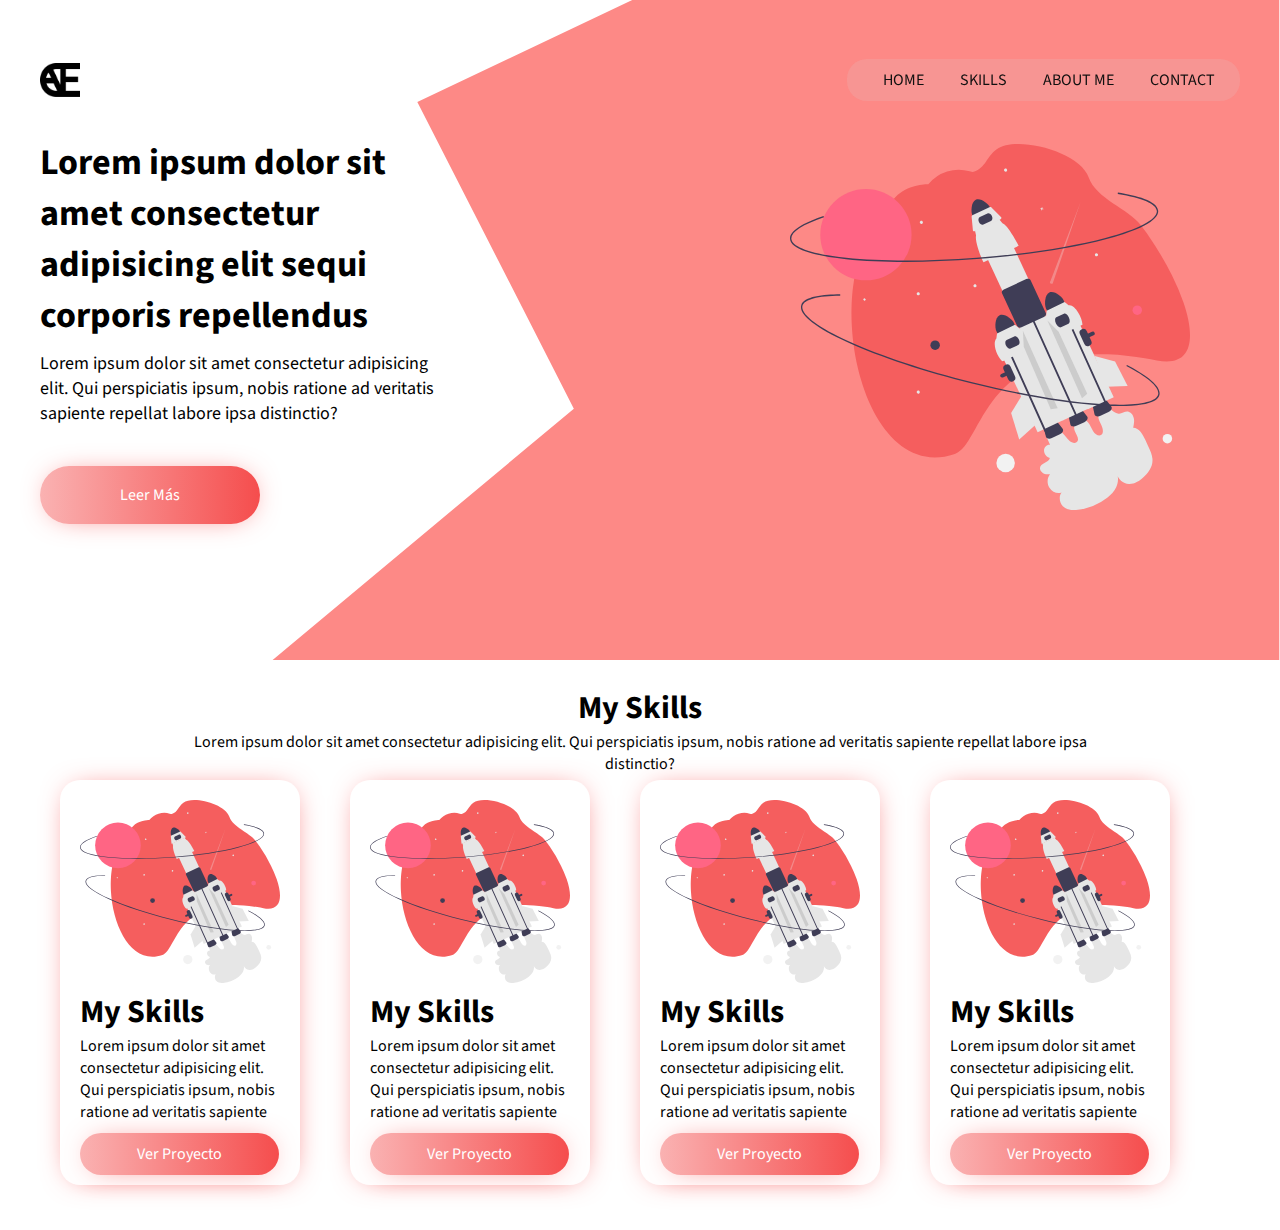
<file: Cande Cusinier - lading page (Responsive)/index.html>
<!DOCTYPE html>
<html lang="en">

<head>
    <meta charset="UTF-8">
    <meta http-equiv="X-UA-Compatible" content="IE=edge">
    <meta name="viewport" content="width=device-width, initial-scale=1.0">
    <title>Cande landing page</title>
    <link href='https://unpkg.com/boxicons@2.1.4/css/boxicons.min.css' rel='stylesheet'>
    <link rel="stylesheet" href="css/style.css">
</head>

<body>

    <header>
        <div class="container__menu">
            <div class="logo">
                <img src="image/logo.png" alt="">
            </div>
            <div class="menu">
                <i class='bx bx-menu' id="btn_menu"></i>
                <div id="back_menu"></div>
                <nav id="nav">
                    <img src="image/logo.png" alt="">
                    <ul>
                        <li><a href="#">Home</a></li>
                        <li><a href="#skills">Skills</a></li>
                        <li><a href="#">About me</a></li>
                        <li><a href="#">Contact</a></li>
                    </ul>
                </nav>
            </div>
        </div>
    </header>

    <main>
        <div class="container__cover">
            <div class="cover">
                <div class="text">
                    <h1>Lorem ipsum dolor sit amet consectetur adipisicing elit sequi
                        corporis repellendus</h1>

                    <p>Lorem ipsum dolor sit amet consectetur adipisicing elit. 
                        Qui perspiciatis ipsum, nobis ratione ad veritatis sapiente 
                        repellat labore ipsa distinctio?</p>

                      <a href="#skills"><input type="button" value="Leer Más"></a>  
                </div>

                <div class="svg">
                    <img src="image/developer_activity.svg" alt="">
                </div>
            </div>
        </div>
    </main>

    <section id="skills">
        <div class="container_2">
            <div class="cover">
                <div class="text">
                    <h1>My Skills</h1>

                    <p>Lorem ipsum dolor sit amet consectetur adipisicing elit. 
                        Qui perspiciatis ipsum, nobis ratione ad veritatis sapiente 
                        repellat labore ipsa distinctio?</p>
                </div>
            </div>
        </div>
        <div class="container__cards">
            <div class="card">
                <div class="text">
            
                    <img src="image/developer_activity.svg" alt="">

                    <h1>My Skills</h1>

                    <p>Lorem ipsum dolor sit amet consectetur adipisicing elit. 
                        Qui perspiciatis ipsum, nobis ratione ad veritatis sapiente</p>
                        <a class="button" href="#">Ver Proyecto</a>
                </div>
            </div>

            <div class="card">
                <div class="text">
            
                    <img src="image/developer_activity.svg" alt="">

                    <h1>My Skills</h1>

                    <p>Lorem ipsum dolor sit amet consectetur adipisicing elit. 
                        Qui perspiciatis ipsum, nobis ratione ad veritatis sapiente </p>
                        <a class="button" href="#">Ver Proyecto</a>
                </div>
            </div>

            <div class="card">
                <div class="text">
            
                    <img src="image/developer_activity.svg" alt="">

                    <h1>My Skills</h1>

                    <p>Lorem ipsum dolor sit amet consectetur adipisicing elit. 
                        Qui perspiciatis ipsum, nobis ratione ad veritatis sapiente </p>
                        <a class="button" href="#">Ver Proyecto</a>
                </div>
            </div>

            <div class="card">
                <div class="text">
            
                    <img src="image/developer_activity.svg" alt="">

                    <h1>My Skills</h1>

                    <p>Lorem ipsum dolor sit amet consectetur adipisicing elit. 
                        Qui perspiciatis ipsum, nobis ratione ad veritatis sapiente </p>
                        <a class="button" href="#">Ver Proyecto</a>
                </div>
            </div>
        </div>
    </section>


<script src="js/script.js"></script>
</body>
</html>
</file>
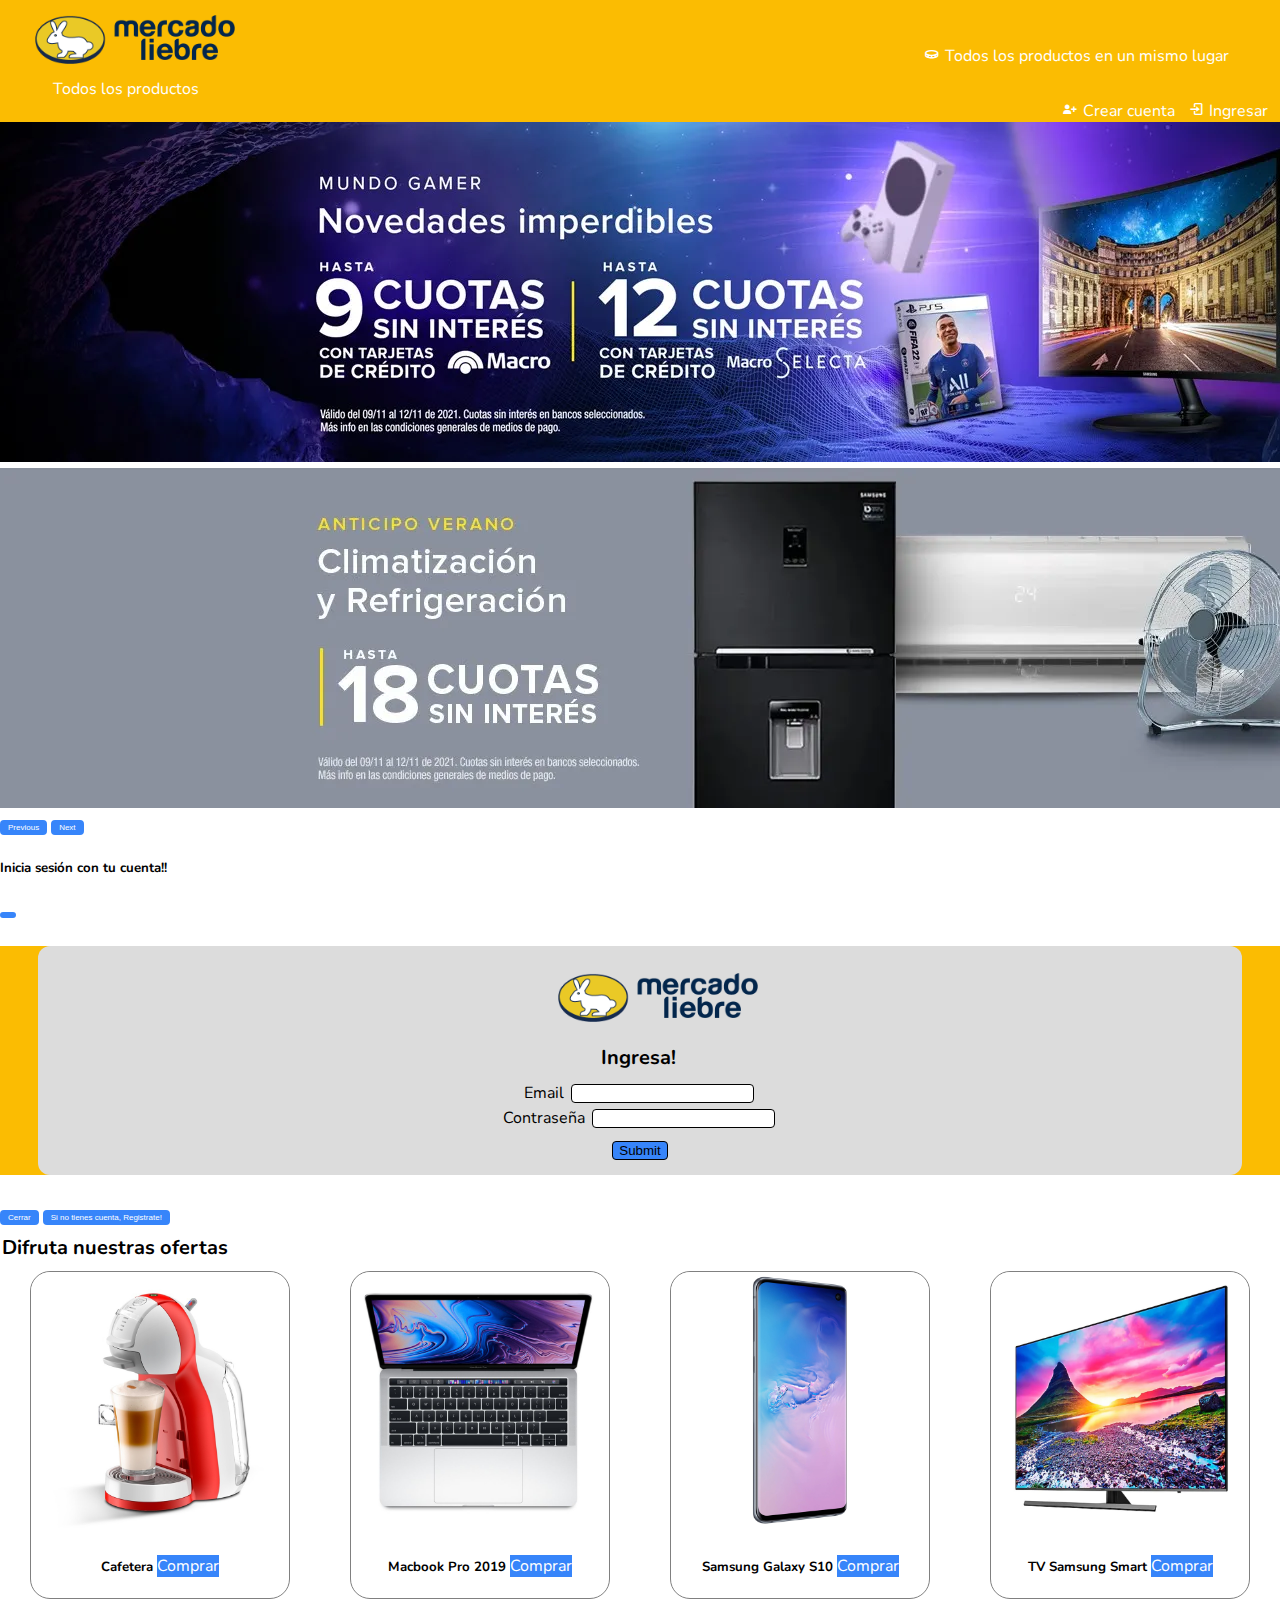
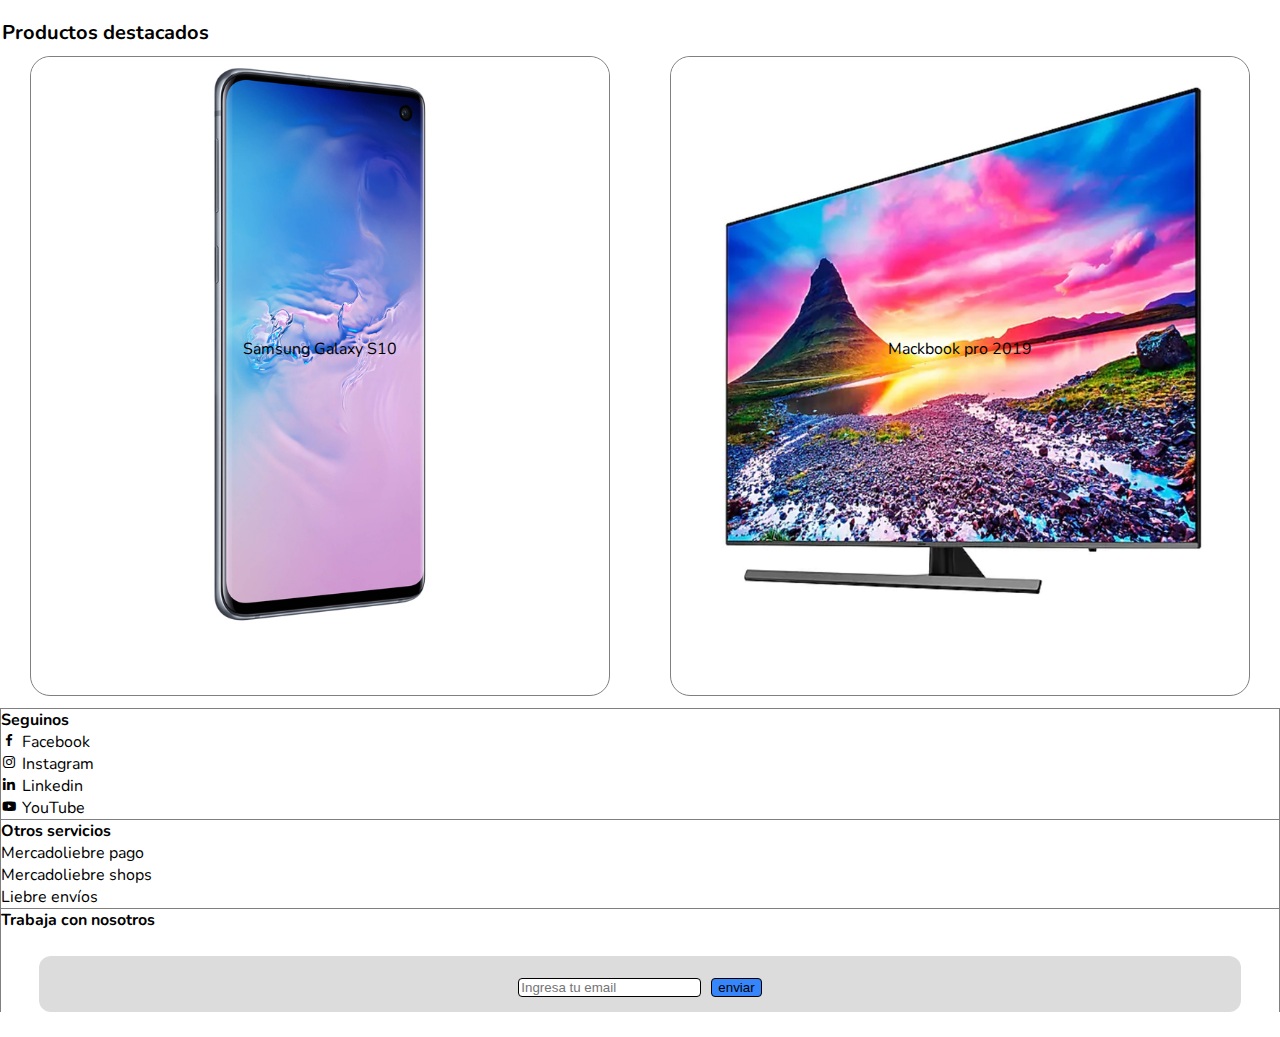
<file: Mercado Liebre - Candela Cusinier/index.html>
<!DOCTYPE html>
<html lang="en">

<head>
    <meta charset="UTF-8">
    <meta http-equiv="X-UA-Compatible" content="IE=edge">
    <meta name="viewport" content="width=device-width, initial-scale=1.0">
    <title>Mercado liebre</title>
    <!-- CSS only -->
    <link href="https://cdn.jsdelivr.net/npm/bootstrap@5.2.0-beta1/dist/css/bootstrap.min.css" rel="stylesheet"
        integrity="sha384-0evHe/X+R7YkIZDRvuzKMRqM+OrBnVFBL6DOitfPri4tjfHxaWutUpFmBp4vmVor" crossorigin="anonymous">
    <link rel="stylesheet" href="css/style.css">
    <link rel="icon" type="image/png" href="Img/favicon.png">
    <link href='https://unpkg.com/boxicons@2.1.2/css/boxicons.min.css' rel='stylesheet'>
</head>

<body>
    <header>
        <div id="arriba">
            <img src="img/mercado-liebre.png" alt="Logo de página" id="logo">
            <a href="#padre"><i class='bx bx-coin'></i>Todos los productos en un mismo lugar</a>
        </div>

        <nav>

            <a href="#" class="texto">Todos los productos</a>

            <div id="cuenta">
                <a href="registro.html" id="c-account"><i class='bx bxs-user-plus'></i>Crear cuenta</a>
                <a href="class=btn btn-primary" data-bs-toggle="modal" data-bs-target="#formulario" id="login"><i class='bx bx-log-in'></i>Ingresar</a>
            </div>
        </nav>

        <div id="padre">
            <div id="hijo"></div>
        </div>
    </header>

    <div id="carouselExampleControls" class="carousel slide" data-bs-ride="carousel">
      <div class="carousel-inner">
        <div class="carousel-item active">
          <img src="img/banner1.jpg" class="d-block w-100" alt="...">
        </div>
        <div class="carousel-item">
          <img src="img/banner2.jpg" class="d-block w-100" alt="...">
        </div>
      </div>
      <button class="carousel-control-prev" type="button" data-bs-target="#carouselExampleControls" data-bs-slide="prev">
        <span class="carousel-control-prev-icon" aria-hidden="true"></span>
        <span class="visually-hidden">Previous</span>
      </button>
      <button class="carousel-control-next" type="button" data-bs-target="#carouselExampleControls" data-bs-slide="next">
        <span class="carousel-control-next-icon" aria-hidden="true"></span>
        <span class="visually-hidden">Next</span>
      </button>
    </div>



    <main class="container">
        
  <!-- Modal -->
  <div class="modal fade" id="formulario" tabindex="-1" aria-labelledby="exampleModalLabel" aria-hidden="true">
    <div class="modal-dialog">
      <div class="modal-content">
        <div class="modal-header">
          <h5 class="modal-title" id="exampleModalLabel">Inicia sesión con tu cuenta!!</h5>
          <button type="button" class="btn-close" data-bs-dismiss="modal" aria-label="Close"></button>
        </div>
        <div class="modal-body">
            <form>

                <div>
                    <img src="img/mercado-liebre.png" alt="" id="logo" width="200px">
                    <h2>Ingresa!</h2>
                    
                </div>
        
                <div>
                    <label for="email">Email</label>
                    <input type="text" name="email" id="email">
                </div>
        
                <div>
                    <label for="password">Contraseña</label>
                    <input type="password" name="password" id="password">
                </div>
        
                <div>
                    <input class="btn btn-primary btn-sm" type="submit" value="Submit">
                    <style>
                        
                    </style>
        
                    <style>
                        .modal-body{
                            background-color: #fbbc02;
                        }     
                        h2{
                            font-size: 20px;
                        }
        
                        input{
                            margin: 3px 3px;
                            border-radius: 4px;
                            border: 1px black solid;
                        }
        
                        .btn{
                            margin-top: 10px;
                            background-color: rgb(55, 133, 250);
                        }

                        a{
                            color: white;
                        }

                    </style>
                </div>
            </form>
        
        </div>
        <div class="modal-footer">
          <button type="button" class="btn btn-secondary" data-bs-dismiss="modal">Cerrar</button>
          <button type="button" class="btn btn-primary"><a href="registro.html">Si no tienes cuenta, Registrate!</a></button>
        </div>
      </div>
    </div>
  </div>
    </main>


    <h2>Difruta nuestras ofertas</h2>

    <section>
        <div class="card col-3" style="width: 18rem;">
            <img src="img/productos/img-cafetera-moulinex.jpg" class="card-img-top" alt="...">
            <div class="card-body">
              <h5 class="card-title">Cafetera</h5>
              <a href="#" class="btn btn-primary">Comprar</a>
            </div>
          </div>

          <div class="card col-3" style="width: 18rem;">
            <img src="img/productos/img-macbook-pro-2019.jpg" class="card-img-top" alt="...">
            <div class="card-body">
              <h5 class="card-title">Macbook Pro 2019</h5>
              <a href="#" class="btn btn-primary">Comprar</a>
            </div>
          </div>

          <div class="card col-3" style="width: 18rem;">
            <img src="img/productos/img-samsung-galaxy-s10.jpg" class="card-img-top" alt="...">
            <div class="card-body">
              <h5 class="card-title">Samsung Galaxy S10</h5>
              <a href="#" class="btn btn-primary">Comprar</a>
            </div>
          </div>

          <div class="card col-3" style="width: 18rem;">
            <img src="img/productos/img-tv-samsung-smart.jpg" class="card-img-top" alt="...">
            <div class="card-body">
              <h5 class="card-title">TV Samsung Smart</h5>
              <a href="#" class="btn btn-primary">Comprar</a>
            </div>
          </div>
    </section>




    <h2>Productos destacados</h2>
    
    <section>
        <div class="destacados">
            <div class="card">
                <img src="img/productos/img-samsung-galaxy-s10.jpg" alt="">
                <p class="text">Samsung Galaxy S10</p>
            </div>
        </div>
        <div class="destacados">
            <div class="card b">
                <img src="img/productos/img-tv-samsung-smart.jpg" alt="">
                <p class="text">Mackbook pro 2019</p>
            </div>

    </section>

   

    <footer>
      <div class="row">
          <div class="col medio">
            <b>Seguinos</b>
            <a href="#"><i class='bx bxl-facebook'></i>Facebook</a>
            <a href="#"><i class='bx bxl-instagram' ></i>Instagram</a>
            <a href="#"><i class='bx bxl-linkedin' ></i>Linkedin</a>
            <a href="#"><i class='bx bxl-youtube' ></i>YouTube</a>
          </div>
          <div class="col medio">
            <b>Otros servicios</b>
            <a href="#">Mercadoliebre pago</a>
            <a href="#">Mercadoliebre shops</a>
            <a href="#">Liebre envíos</a>
          </div>
          <div class="col medio">
            <b>Trabaja con nosotros</b>
            <form action="">
              <input type="email" placeholder="Ingresa tu email">
              <input type="submit" value="enviar" class="btn btn-primary">
            </form>
          </div>
      </div>
    </footer>
    <!-- JavaScript Bundle with Popper -->
    <script src="https://cdn.jsdelivr.net/npm/bootstrap@5.2.0-beta1/dist/js/bootstrap.bundle.min.js"
        integrity="sha384-pprn3073KE6tl6bjs2QrFaJGz5/SUsLqktiwsUTF55Jfv3qYSDhgCecCxMW52nD2"
        crossorigin="anonymous"></script>
</body>

</html>
</file>
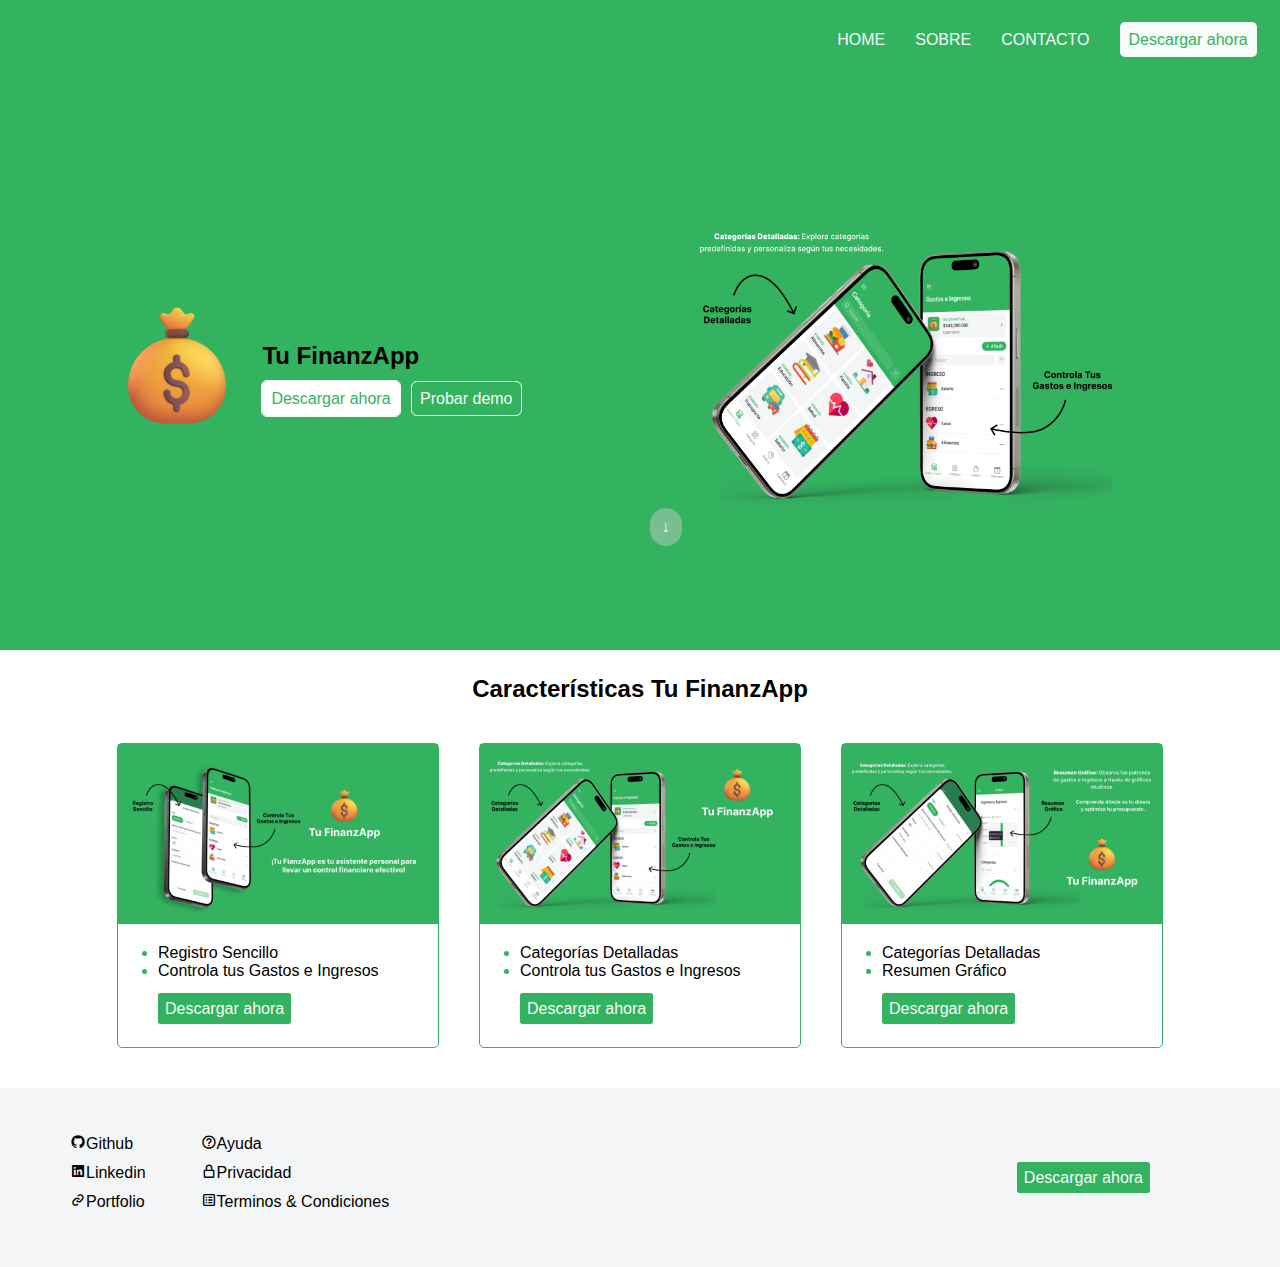
<file: Tu FinanzApp/index.html>
<!DOCTYPE html>
<html lang="en">
    <meta charset="UTF-8">
    <meta http-equiv="X-UA-Compatible" content="IE=edge">
    <meta name="viewport" content="width=device-width, initial-scale=1.0">
<head>
    <title>Tu FinanzApp</title>
    <link href='https://unpkg.com/boxicons@2.1.4/css/boxicons.min.css' rel='stylesheet'>
    <link rel="stylesheet" href="style.css">
    <link href='https://unpkg.com/boxicons@2.1.4/css/boxicons.min.css' rel='stylesheet'>
    <link rel="icon" type="image/x-icon" href="favicon.png">
</head>
<body>

        
        <nav>
            <input type="checkbox" id="check">
        <label for="check" class="show-menu">
            &#8801
        </label>
            <ul class="menu">
                <li><a href="">HOME</a></li>
                <li><a href="#cards">SOBRE</a></li>
                <li><a href="">CONTACTO</a></li>
                <span><a style=" transition: all 250ms;" class="solid" href="https://play.google.com/store/apps/details?id=com.wtufinanzapp_17783858" target="_blank">Descargar ahora</a></span>
                <label style="float: right;" for="check" class="hide-menu">
                    &#215
                </label>
            </ul>
        </nav>
    

    <div class="main" oncontextmenu="return false">
        <img src="images/Tu FinanzApp.png" alt="" width="150px">
        <div class="content">
            <h2>Tu FinanzApp</h2>
            <div class="btn">
                <a href="https://play.google.com/store/apps/details?id=com.wtufinanzapp_17783858" target="_blank" class="solid">Descargar ahora</a>
            <a href="" class="outline">Probar demo</a>
            </div>
            
        </div> 
        <a class="arrow" href="#cards">↓</a>
        <img class="right" src="images/main.png" alt="" width="450px"> 
    </div>

    <section id="cards">
        <h2 style="text-align: center; margin-top: 25px;">Características Tu FinanzApp</h2>
        <div class="container_cards">
        <div class="card">
            <img src="images/1.png" alt="" width="320px">
                <ul>
                    <li>Registro Sencillo</li>
                    <li class="bottom">Controla tus Gastos e Ingresos</li>
                    <a href="https://play.google.com/store/apps/details?id=com.wtufinanzapp_17783858" target="_blank" class="solid-g">Descargar ahora</a>
                </ul>
                
        </div>

        <div class="card">
            <img src="images/2.png" alt="" width="320px">
                <ul>
                    <li>Categorías Detalladas</li>
                    <li class="bottom">Controla tus Gastos e Ingresos</li>
                    <a href="https://play.google.com/store/apps/details?id=com.wtufinanzapp_17783858" target="_blank" class="solid-g">Descargar ahora</a>
                </ul>
        </div>

        <div class="card">
            <img src="images/3.png" alt="" width="320px">
                <ul>
                    <li>Categorías Detalladas</li>
                    <li class="bottom">Resumen Gráfico</li>
                    <a href="https://play.google.com/store/apps/details?id=com.wtufinanzapp_17783858" target="_blank" class="solid-g">Descargar ahora</a>
                </ul>
        </div>
    </div>
    </section>

    <footer>
        <div class="container-1">
            <ul>
                <li><a href=""><i class='bx bxl-github'></i>Github</a></li>
                <li><a href=""><i class='bx bxl-linkedin-square' ></i>Linkedin</a></li>
                <li><a href=""><i class='bx bx-link' ></i>Portfolio</a></li>
            </ul>
     
            <ul>
                <li><a href=""><i class='bx bx-help-circle' ></i>Ayuda</a></li>
                <li><a href=""><i class='bx bx-lock-alt'></i></i>Privacidad</a></li>
                <li><a href=""><i class='bx bx-spreadsheet'></i>Terminos & Condiciones</a></li>
            </ul>
        </div>

        <div class="container-2">
            <ul>
                <a class="solid-g" href="">Descargar ahora</a>
            </ul>
        </div>
    </footer>
    
</body>
</html>
</file>
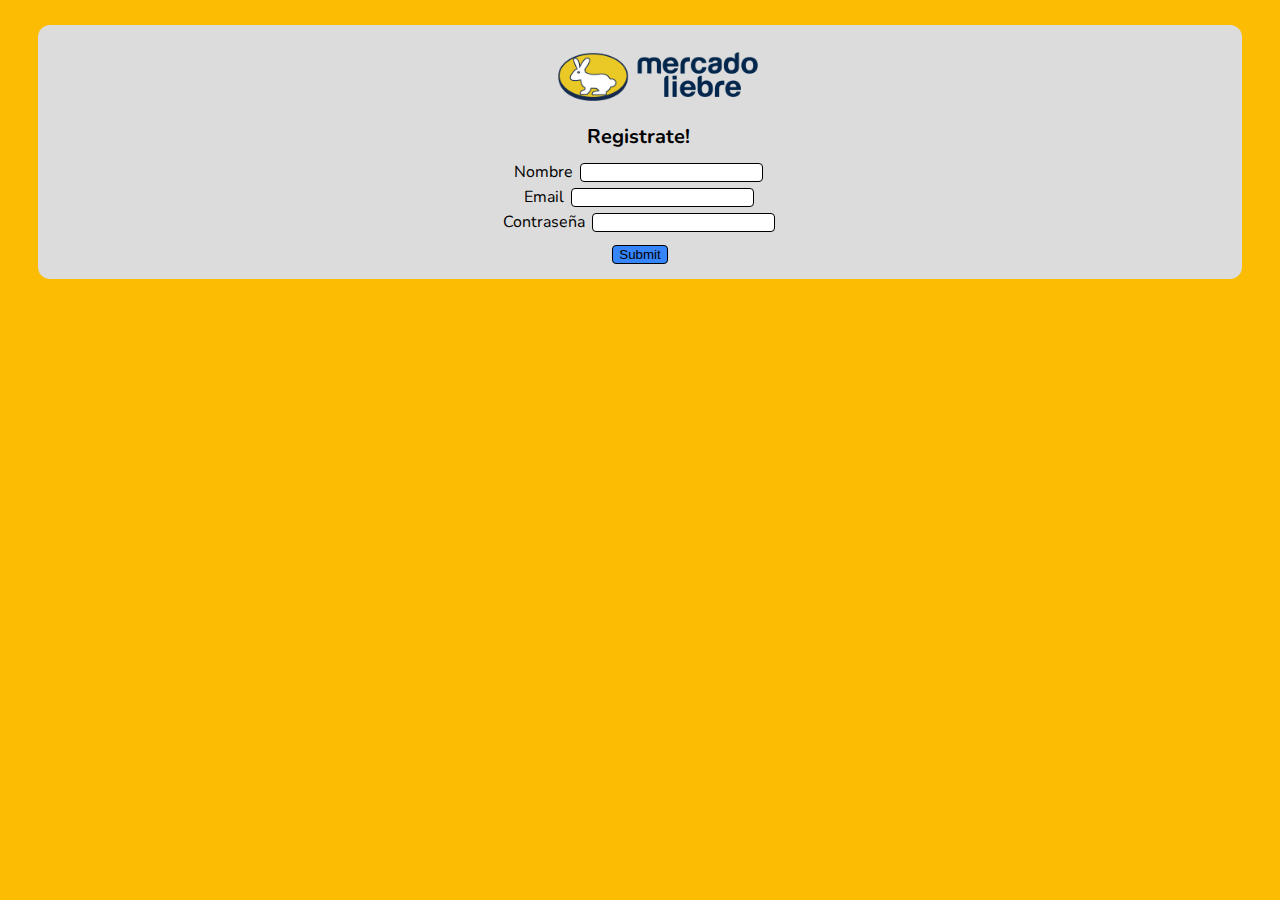
<file: Mercado Liebre - Candela Cusinier/registro.html>
<!DOCTYPE html>
<html lang="en">

<head>
    <meta charset="UTF-8">
    <meta http-equiv="X-UA-Compatible" content="IE=edge">
    <meta name="viewport" content="width=device-width, initial-scale=1.0">
    <title>Document</title>
    <!-- CSS only -->
    <link href="https://cdn.jsdelivr.net/npm/bootstrap@5.2.0-beta1/dist/css/bootstrap.min.css" rel="stylesheet"
        integrity="sha384-0evHe/X+R7YkIZDRvuzKMRqM+OrBnVFBL6DOitfPri4tjfHxaWutUpFmBp4vmVor" crossorigin="anonymous">
    <link rel="stylesheet" href="css/style.css">
    <link rel="icon" type="image/png" href="Img/favicon.png">
</head>

<body>

    <form>

        <div>
            <img src="img/mercado-liebre.png" alt="" id="logo" width="200px">
            <h2>Registrate!</h2>
            
        </div>
        <div>
            <label for="nombre">Nombre</label>
            <input type="text" name="nombre" id="nombre">
        </div>

        <div>
            <label for="email">Email</label>
            <input type="text" name="email" id="email">
        </div>

        <div>
            <label for="password">Contraseña</label>
            <input type="password" name="password" id="password">
        </div>

        <div>
            <input class="btn btn-primary btn-sm" type="submit" value="Submit">
            <style>
                
            </style>

            <style>
                body{
                    background-color: #fbbc02;
                }     
                h2{
                    font-size: 20px;
                }

                input{
                    margin: 3px 3px;
                    border-radius: 4px;
                    border: 1px black solid;
                }

                .btn{
                    margin-top: 10px;
                    background-color: rgb(55, 133, 250);
                }
            </style>
        </div>
    </form>

    <!-- JavaScript Bundle with Popper -->
    <script src="https://cdn.jsdelivr.net/npm/bootstrap@5.2.0-beta1/dist/js/bootstrap.bundle.min.js"
        integrity="sha384-pprn3073KE6tl6bjs2QrFaJGz5/SUsLqktiwsUTF55Jfv3qYSDhgCecCxMW52nD2"
        crossorigin="anonymous"></script>
</body>

</html>
</file>
<file: Cande Cusinier - lading page (Responsive)/css/style.css>
@import url('https://fonts.googleapis.com/css2?family=Roboto:wght@900&family=Source+Sans+3:wght@200;300;400;500;600;700;800;900&display=swap');

*{
    margin: 0;
    padding: 0;
    box-sizing: border-box;
    font-family: 'Roboto', sans-serif;
    font-family: 'Source Sans 3', sans-serif;
}

html{
    scroll-behavior: smooth;
}

header{
    width: 100%;
    height: 80px;
    margin-top: 40px;
    position: fixed;
    z-index: 1;
    padding: 40px;
}

.container__menu{
    max-width: 1200px;
    height: 100%;
    margin: auto;
    display: flex;
    justify-content: space-between;
}

.logo{
    height: 100%;
    display: flex;
    align-items: center;
}

.logo img{
    width: 40px;
}

.menu{
    display: flex;
    align-items: center;
}

.menu ul{
    display: flex;
    background-color: rgba(217, 217, 217, 0.158);
    padding: 10px 25px 10px 0px;
    border-radius: 20px;
}

.menu ul li{
    list-style: none;
    margin-left: 36px;
}

.menu ul li a{
    text-decoration: none;
    font-size: 16px;
    color: #101010;
    text-transform: uppercase;
}

.menu nav img{
    display: none;
}

#btn_menu{
    display: none;
}

/*COVER*/

.container__cover{
    width: 100%;
    height: 660px;
    background-image: url(../image/background-pages.svg);
    background-position: right;
    background-repeat: no-repeat;
    background-size: 1010px;
    padding: 40px;
}

.cover{
    max-width: 1200px;
    height: 100%;
    margin: auto;
    display: flex;
    align-items: center;
    justify-content: space-between;
}

.container__cover .text{
    max-width: 400px;
}

.container__cover .text h1{
    font-size: 36px;
    font-weight: 600px;
}

.container__cover .text p{
    font-size: 18px;
    margin-top: 10px;
}

.container__cover .text input{
    padding: 18px 80px;
    border: none;
    font-size: 16px;
    border-radius: 50px;
    margin-top: 40px;
    background: linear-gradient(to right, #fab2b2, #f54d4d);
    color: #fff;
    cursor: pointer;
    box-shadow: 1px 1px 30px -12px #f54d4d;
    transition:  all 300ms;
}

.container__cover .text input:hover{
    box-shadow: 1px 1px 30px -6px #f54d4d;
}

.container__cards .button{
    padding: 10px 57px;
    border: none;
    font-size: 16px;
    border-radius: 50px;
    margin-top: 40px;
    background: linear-gradient(to right, #fab2b2, #f54d4d);
    color: #fff;
    cursor: pointer;
    box-shadow: 1px 1px 30px -12px #f54d4d;
    transition:  all 300ms;
}

.container__cards a{
    text-decoration: none;
}

.container__cards p{
    margin-bottom: 20px;
}

.container__cover .svg img{
    width: 400px;
    animation: move-vector 4s linear infinite;
    margin-right: 50px;
}

@keyframes move-vector {
    0%{
        transform: translateY(15px);
    }50%{
        transform: translateY(0px);
    }100%{
        transform: translateY(15px);
    }
}



.container_2{
    width: 100%;
    height: 100px;
    background-position: right;
    background-repeat: no-repeat;
    background-size: 1010px;
    padding: 50px 150px;
    text-align: center;
}

.container__cards{
    display: flex;
    margin: 0px 30px 25px 40px;
    width: 200px;
}

#skills{
    padding: 20px;
}

.card{
    display: flex;
    margin-right: 50px;
    box-shadow: 1px 1px 30px -12px #f54d4d;
    border-radius: 20px;
    padding: 20px;
}

.card img{
    width: 200px;
}




/*Haciendo responsive*/



@media screen and (max-width:1700px) {
    .container__cover{
        background-position: 100%;
    }
}

@media screen and (max-width:1200px){
    header{
        padding: 40px;
    }

    .container__cover{
        background-position: 200px;
    }

    .container_2{
        width: 100%;
        height: 100px;
        background-position: right;
        background-repeat: no-repeat;
        background-size: 1010px;
        padding: 10px 100px;
        text-align: center;
    }

    .container__cards{
        display: flex;
        margin: 0px 30px;
        width: 200px;
    }
    
    #skills{
        padding: 30px;
    }
    
    .card{
        display: flex;
        margin-right: 50px;
        box-shadow: 1px 1px 30px -12px #f54d4d;
        border-radius: 20px;
        padding: 20px;
        width: 220px;
        height: 420px;
    }
    
    .card img{
        width: 180px;
        
    }

    .container__cards .button{
        padding: 10px 45px;
        border: none;
        font-size: 16px;
        border-radius: 50px;
        margin-top: 40px;
        background: linear-gradient(to right, #fab2b2, #f54d4d);
        color: #fff;
        cursor: pointer;
        box-shadow: 1px 1px 30px -12px #f54d4d;
        transition:  all 300ms;
    }

    .container__cards p{
        font-size: 15px;
        margin-top: 12px;
    }
}

@media screen and (max-width:1020px) {
    .container__cover{
        background-image: url("");
        background-color: #FD8986;
    }

    .container__cover .svg img{
        display: none;
    }

    .container__cover .text{
        max-width: 600px;
    }

    .container_2{
        width: 100%;
        height: 100px;
        background-position: right;
        background-repeat: no-repeat;
        background-size: 1010px;
        padding: 10px 100px;
        text-align: center;
    }

    .container__cards{
        display: flex;
        margin: 0px 30px;
        width: 200px;
    }
    
    #skills{
        padding: 12px;
    }
    
    .card{
        display: flex;
        margin-right: 20px;
        box-shadow: 1px 1px 30px -12px #f54d4d;
        border-radius: 20px;
        padding: 20px;
        width: 220px;
        height: 420px;
    }
    
    .card img{
        width: 170px;
        
    }

    .container__cards .button{
        padding: 10px 42px;
        border: none;
        font-size: 16px;
        border-radius: 50px;
        margin-top: 40px;
        background: linear-gradient(to right, #fab2b2, #f54d4d);
        color: #fff;
        cursor: pointer;
        box-shadow: 1px 1px 30px -12px #f54d4d;
        transition:  all 300ms;
    }

    .container__cards p{
        font-size: 15px;
        margin-top: 12px;
    }
}



@media screen and (max-width:720px) {
    .menu nav{
        position: fixed;
        top: 0;
        right: -250px;
        background: white;
        width: 250px;
        height: 100vh;
        padding: 40px;
        z-index: 1;
        transition:  all 300ms;
        
    }

    .container__cover{
        background-position: -20px;
    }

    .container__cover .svg img{
        width: 300px;

    }

    .menu ul{
        flex-direction: column;
        margin-top: 40px;
        display: flex;
        background-color: #00000000;
        border-radius: 0;
    }

    .menu ul li{
        margin-top: 30px;
        margin-left: 0;
    }

    .menu ul li a{
        color: #bebebe;
    }

    .menu nav img{
        width: 50px;
        display: block;
    }

    #back_menu{
        position: fixed;
        top: 0;
        left: 0;
        width: 100%;
        height: 100vh;
        background: rgba(0,0,0,0.5);
        display: none;
    }

    #btn_menu{
        display: flex;
        align-items: center;
        justify-content: center;
        width: 50px;
        height: 50px;
        background-color: rgba(255, 255, 255, 0.1);
        font-size: 24px;
        border-radius: 50px;
        cursor: pointer;
        transition: all 300ms;
    }

    #btn_menu:hover{
        background: rgba(255, 255, 255, 0.2);
    }

    .container_2{
        width: 100%;
        height: 100px;
        padding: 10px 100px;
        text-align: center;
    }

    .container__cards{
        display: block;
        margin: 0;
        width: 800px;
    }
    
    #skills{
        padding: 10px;
    }
    
    .card{
        display: block;
        margin-bottom: 20px;
        box-shadow: 1px 1px 30px -12px #f54d4d;
        border-radius: 20px;
        padding: 20px;
        width: 500px;
        height: 400px;
    }
    
    .card img{
        width: 180px;
        margin-left: 28%;
    }

    .container__cards .button{
        padding: 10px 32px;
        border: none;
        font-size: 16px;
        border-radius: 50px;
        margin-top: 40px;
        background: linear-gradient(to right, #fab2b2, #f54d4d);
        color: #fff;
        cursor: pointer;
        box-shadow: 1px 1px 30px -12px #f54d4d;
        transition:  all 300ms;
        margin-left: 35%;
    }

    .container__cards p{
        font-size: 18px;
        margin: 12px 25px;
    }

    .container__cards h1{
        font-size: 25px;
        margin: 12px 25px;
    }
}

@media screen and (max-width:516px) {
    
    .container_2{
        width: 100%;
        height: 100px;
        padding: 10px 100px;
        text-align: center;
    }

    .container__cards{
        display: block;
    }
    
    .card{
        display: block;
        margin-bottom: 20px;
        box-shadow: 1px 1px 30px -12px #f54d4d;
        border-radius: 20px;
        padding: 20px;
        width: 300px;
        height: 400px;
    }
    
    .card img{
        width: 180px;
        margin-left: 22%;
    }

    .container__cards .button{
        padding: 10px 32px;
        border: none;
        font-size: 16px;
        border-radius: 50px;
        margin-top: 40px;
        background: linear-gradient(to right, #fab2b2, #f54d4d);
        color: #fff;
        cursor: pointer;
        box-shadow: 1px 1px 30px -12px #f54d4d;
        transition:  all 300ms;
        margin-left: 30%;
    }

    .container__cards p{
        font-size: 18px;
        margin: 20px 25px;
    }

    .container__cards h1{
        font-size: 25px;
        margin: 12px 25px;
    }
}

@media screen and (max-width:430px) {
    
    .container_2{
        width: 100%;
        height: 100px;
        padding: 20px;
        text-align: center;
        margin: 25px 0px;
    }

    .container__cards{
        display: block;
        width: 200px;
        margin-left: 1px;
    }
    
    .card{
        display: block;
        margin-bottom: 20px;
        box-shadow: 1px 1px 30px -12px #f54d4d;
        border-radius: 20px;
        padding: 20px;
        width: 390px;
        height: 400px;
    }
    
    .card img{
        width: 180px;
        margin-left: 22%;
    }

    .container__cards .button{
        padding: 10px 32px;
        border: none;
        font-size: 16px;
        border-radius: 50px;
        margin-top: 40px;
        background: linear-gradient(to right, #fab2b2, #f54d4d);
        color: #fff;
        cursor: pointer;
        box-shadow: 1px 1px 30px -12px #f54d4d;
        transition:  all 300ms;
        margin-left: 30%;
    }

    .container__cards p{
        font-size: 18px;
        margin: 20px 25px;
    }

    .container__cards h1{
        font-size: 25px;
        margin: 12px 25px;
    }
}
</file>
<file: Mercado Liebre - Candela Cusinier/css/style.css>
@import url('https://fonts.googleapis.com/css2?family=Nunito:wght@300&display=swap');
body{
    margin: 0;
    font-family: 'Nunito', sans-serif;
}
header{
    background-color: #fbbc02;
    height: 27%;
    width: 100%;
}

@media screen and (min-width: 1280px) { 
    #logo { 
        width: 250px;
    }
}

@media screen and (min-width: 640px) and (max-width:
1280px) {
        #logo {
           width: 200px;
        }
}
    
@media screen and (max-width: 640px) { 
        #logo { 
            width: 100px;
        }
}



@media screen and (min-width: 1280px) { 
    #banner{ 
        width: 100%;
    }
}

@media screen and (min-width: 640px) and (max-width:
1280px) {
        #banner{
           width: 100%;
        }
}
    
@media screen and (max-width: 640px) { 
        #banner{ 
            width: 100%;
        }
}


@media screen and (min-width: 1280px) { 
    .card-body, .card-img-top, .card-title{ 
        display: flex;
    }
}

@media screen and (min-width: 640px) and (max-width:
1280px) {
        .card-body, .card-img-top, .card-title{
           display: inline-block;
        }
}
    
@media screen and (max-width: 640px) { 
        .card, .card-body, .card-img-top, .card-title{ 
            display: block;
            font-size: 7px;
        }
}

@media screen and (min-width: 1280px) { 
    button{ 
        font-size: 8px;
    }
}

@media screen and (min-width: 640px) and (max-width:
1280px) {
        button{
           display: inline-block;
        }
}
    
@media screen and (max-width: 640px) { 
        button{ 
            display: block;
            font-size: 7px;
        }
}
#padre{
    background-color: black;
    height: 155px;
    height: 150px;
    position: absolute;
    top: 75%;
    left: 25%;
}

#arriba a, #banner{
    position: absolute;
}

#arriba a{
    position: absolute;
    top: 5%;
    right: 4%;
}

#cuenta{
    right: 5%;
    top: 13%;
    text-align: right;
    margin-right: 12px;
    bottom: 20%;
}

.texto{
    padding: 40px;
}

#logo{
    margin: 15px 0px 30px 35px;
    margin-bottom: 8px;
}

header{
    width: 100%;
}

.banner{
    width: 100%;   
}

#login{
    margin-left: 9px;
    padding-bottom: 40px;
}

a{
    text-decoration: none;
    color: black;
}

 footer a{
    text-decoration: none;
    color: black;
    display: block;
}

nav a{
    margin-left: 13px;
}

section{
    display: flex;
}  

.ofertas{
    display: flex;
}

.tarjeta, .card{
    flex: 1;
    border:  1px gray solid;
    margin: 0px 30px;
    border-radius: 20px;
    text-align: center;
    margin-bottom: 12px;
}

.tarjeta img, .card img{
    width: 100%;
    border-radius: 20px;
}

h4, button{
    display: inline;
}

.oferta, .destacados{
    display: flex;
}

.b{
    flex: 3;
}

.text{
    position: relative;
    bottom: 50%;
}

.tarjeta img:hover, .card img:hover{
    opacity: 0.5;
}

form{
    margin: 25px 3% ;
    background-color: gainsboro;
    text-align: center;
    border-radius: 12px;
    padding: 12px 15px;
}


button{
    color: white;
    background-color: rgb(55, 133, 250);
    border-radius: 4px;
    border: 2px rgb(55, 133, 250) solid;
}

h2{
    margin: 8px 5px 10px 2px;
}

.detalle{
    margin-bottom: 5px;
}

.bx{
    margin-right: 5px;
}

.btn{
    background-color: rgb(55, 133, 250);
}

.medio{
    border-left: 1px gray solid;
    border-right: 1px gray solid;
    border-top: 1px gray solid;
}
</file>
<file: Tu FinanzApp/style.css>
*{
    font-family: "Gill Sans Extrabold", Helvetica, sans-serif
}

html{
    scroll-behavior: smooth;
}

body{
    margin: 0;
}

nav{
    background-color: #33B260;
    padding: 15.3px;
}

nav ul{
    display: flex;
    justify-content: right;
}

nav ul li, a{
    margin-right: 15px;
    list-style: none;
    color: #f7fcf8;
    text-decoration: none;
    transition: 0.10s;
}

.main{
    background-color: #33B260;
    padding: 16% 8%;
    display: flex;
    align-items: center;
    height: calc(20vh - 20px);
}

.content{
    margin-left: 10px;
}


.solid-g{
    background-color: #33B260;
    padding: 9px;
    border-radius: 5px;
    border: 1.5px solid #33B260;
    transition: all 500ms;
    margin-right: 100px;
}

.solid-g:hover{
    border: 1.5px solid #33B260;
    background-color: #fff;
    outline: 1.5px solid #fff;
    color: #33B260;
    text-decoration: none;
    padding: 8px;
    margin-right: 100px;
    border-radius: 5px;
}

.main .solid{
    background-color: #fff;
    color: #33B260;
    text-decoration: none;
    padding: 9px;
    border-radius: 5px;
    margin: 20px 8px 0px 0px;
    transition: all 500ms;
    outline: 1px solid #fff;
}

.main .outline{
    outline: 1.5px solid #fff;
    color: #f7fcf8;
    text-decoration: none;
    padding: 8px;
    margin-right: 0px;
    border-radius: 5px;
    transition: all 500ms;
}

.main .solid:hover, .menu span .solid:hover{
    background-color: #33B260;
    outline: 1.5px solid #fff;
    color: #fff;
    padding: none;
}

.main .solid:hover ~ .outline{
    background-color: #fff;
    color: #33B260;
    outline: 1.5px solid #fff;
}

.arrow{
    margin: 0% 0% 20% 12%;
    background-color: #77bf90;
    padding: 10px 16px;
    border-radius: 50px;
}


.container_cards{
    display: flex;
    margin: 20px;
    justify-content: center;
}

.card{
    border: 1.5px solid #33B260;
    margin: 20px;
    border-radius: 5px;
    height: 303px;
}

.card .bottom{
    margin-bottom: 20px
}

.card li::marker{
    color: #33B260;
}

li a:hover{
    border-bottom: solid #ffffff;
    text-decoration: none;
    border-radius: 0.8px;
    padding-bottom: 1.2px;
}

.menu .solid{
    background-color: #f7fcf8;
    color: #33B260;
    text-decoration: none;
    padding: 9px;
    border-radius: 5px;
    margin: 20px 8px 0px 0px;
}

footer{
    background-color: #f4f5f6;
    padding: 30px;
    display: flex;
    align-items: center;
    justify-content: space-between;
}

footer ul li {
    list-style: none;
    margin-bottom: 10px;
}

footer li a{
    color: #000;
    transition: none;
}

footer li a:hover{
    color: #000;
    transition: none;
    border-bottom: 1px solid #000;
}

.container-1{
    display: flex;
}



/*RESPONSIVE*/

@media screen and (max-width:1300px){
    .main{
        padding: 16% 8%;
        display: flex;
        align-items: center;
    }
    
    
    .solid-g{
        padding: 6px;
        border-radius: 3px;
        border: 1.5px solid #33B260;
        transition: all 500ms;
    }
    
    .solid-g:hover{
        border: 1.5px solid #33B260;
        background-color: #fff;
        outline: 1.5px solid #fff;
        color: #33B260;
        text-decoration: none;
        padding: 8px;
        margin-right: 100px;
        border-radius: 5px;
    }
    
    .main .solid{
        background-color: #fff;
        color: #33B260;
        text-decoration: none;
        padding: 9px;
        border-radius: 5px;
        margin: 20px 8px 0px 0px;
        transition: all 500ms;
        outline: 1px solid #fff;
    }
    
    .main .outline{
        outline: 1.5px solid #fff;
        color: #f7fcf8;
        text-decoration: none;
        padding: 8px;
        margin-right: 0px;
        border-radius: 5px;
        transition: all 500ms;
    }
    
    .main .solid:hover, .menu span .solid:hover{
        background-color: #33B260;
        outline: 1.5px solid #fff;
        color: #fff;
        padding: none;
    }
    
    .main .solid:hover ~ .outline{
        background-color: #fff;
        color: #33B260;
        outline: 1.5px solid #fff;
    }
    
    .arrow{
        margin: 50% 0% 20% 12%;
        background-color: #77bf90;
        padding: 10px 12px;
        border-radius: 50px;
    }
}


@media screen and (max-width:1200px){
    .main{
        padding: 16% 8%;
        display: flex;
        align-items: center;
        height: calc(20vh - 20px);
    }
    
    .content{
        display: block;
    }

    .content h2{
        margin: 15px 0px;
    }
    
    .solid-g{
        padding: 6px;
        border-radius: 3px;
        border: 1.5px solid #33B260;
        transition: all 500ms;
    }
    
    .solid-g:hover{
        border: 1.5px solid #33B260;
        background-color: #fff;
        outline: 1.5px solid #fff;
        color: #33B260;
        text-decoration: none;
        padding: 8px;
        margin-right: 100px;
        border-radius: 5px;
    }
    
    .main .solid{
        background-color: #fff;
        color: #33B260;
        text-decoration: none;
        padding: 9px;
        border-radius: 5px;
        margin: 8px 8px 10px 0px;
        transition: all 500ms;
        outline: 1px solid #fff;
    }
    
    .main .outline{
        outline: 1.5px solid #fff;
        color: #f7fcf8;
        text-decoration: none;
        padding: 8px;
        margin-right: 0px;
        border-radius: 5px;
        transition: all 500ms;
    }
    
    .main .solid:hover, .menu span .solid:hover{
        background-color: #33B260;
        outline: 1.5px solid #fff;
        color: #fff;
        padding: none;
    }
    
    .main .solid:hover ~ .outline{
        background-color: #fff;
        color: #33B260;
        outline: 1.5px solid #fff;
    }
    
    .arrow{
        margin: 50% 0% 20% 0%;
        background-color: #77bf90;
        padding: 6px 12px;
        border-radius: 50px;
    }
    
    
    .container_cards{
        display: flex;
        margin: 20px;
        justify-content: center;
    }
    
    .card{
        border: 1.5px solid #33B260;
        margin: 20px;
        border-radius: 5px;
        height: 303px;
    }

    .card .bottom{
        margin-bottom: 20px
    }
    
    .card li::marker{
        color: #33B260;
    }
    
    li a:hover{
        border-bottom: solid #ffffff;
        text-decoration: none;
        border-radius: 0.8px;
        padding-bottom: 1.2px;
    }
    
    .menu .solid{
        background-color: #f7fcf8;
        color: #33B260;
        text-decoration: none;
        padding: 8px;
        border-radius: 5px;
        margin: 20px 8px 0px 0px;
    }

    .main .right{
        width:420px;
    }
    
}


.show-menu,
.hide-menu{
    font-size: 30px;
    cursor: pointer;
    display: none;
    transition: 0.4s;
}

.show-menu{
    order: 1;
}

.menu a:hover,
.show-menu:hover,
.hide-menu{
    color: #ffffff;
    transition: 0.2s ease-out;
}

#check{
    display: none;
}





@media screen and (max-width:1053px){

    .show-menu,
    .hide-menu{
        display: block;
    }

    .menu{
        position: fixed;
        width: 100%;
        height: 100vh;
        background: #33B260;
        right: -100%;
        top: 0;
        text-align: center;
        padding: 100px 0px;
        z-index: 100;
        transition: 0.8s;
        display: block;
        justify-content: center;
        margin: 0;
    }
    .menu a{
        display: block;
        padding: 20px;
        justify-content: center;
    }

    .hide-menu{
        position: absolute;
        top: 40px;
        right: 40px;
    }
    #check:checked ~ .menu{
        right: 0;
    }
    

    .main{
        padding: 15% 5% 25%;
        align-items: center;
        height: calc(10vh - 20px);
        justify-content: center;
    }


    .main img{
    width: 120px;
    }   

    .content {
        margin: 0px 10px 0px 20px;
    }

    .content h2{
        font-size: 16px;
    }
    
    
    .solid-g{
        padding: 10px;
        border-radius: 8px;
        border: 1.5px solid #33B260;
        transition: all 500ms;
    }
    
    .solid-g:hover{
        border: 1.5px solid #33B260;
        background-color: #fff;
        outline: 1.5px solid #fff;
        color: #33B260;
        text-decoration: none;
        padding: 10px;
        margin-right: 100px;
        border-radius: 8px;
    }
    
    .main .solid{
        background-color: #fff;
        color: #33B260;
        text-decoration: none;
        padding: 8px;
        border-radius: 5px;
        transition: all 500ms;
        outline: 1px solid #fff;
    }

    .btn a{
        font-size: 14px;
        display: block;
        width: 82%;
        text-align: center;
        margin-bottom: 10px;
    }
    
    .main .outline{
        outline: 1.5px solid #fff;
        color: #f7fcf8;
        text-decoration: none;
        padding: 8px;
        border-radius: 5px;
        transition: all 500ms;
    }
    
    .main .solid:hover, .menu span .solid:hover{
        background-color: #33B260;
        outline: 1.5px solid #fff;
        color: #fff;
        padding: none;
    }
    
    .main .solid:hover ~ .outline{
        background-color: #fff;
        color: #33B260;
        outline: 1.5px solid #fff;
    }
    
    .arrow{
        margin: 50% 0% 5% -1%;
        background-color: #77bf90;
        padding: 10px 15px;
        border-radius: 50px;
    }

    .main .right{
        width:300px;
    }

    .container_cards{
        display: block;
        margin: 20px;
        justify-content: center;
    }
    
    .card{
        border: 1.5px solid #33B260;
        margin: 20px;
        border-radius: 5px;
        height: 580px;
    }

    .card img{
        width: 700px;
    }

    .card .bottom{
        margin-bottom: 30px
    }
    
    .card li::marker{
        color: #33B260;
        font-size: 20px;
    }
    
    li a:hover{
        border-bottom: solid #ffffff;
        text-decoration: none;
        border-radius: 0.8px;
        padding-bottom: 1.2px;
    }
    
    .menu .solid{
        background-color: #f7fcf8;
        color: #33B260;
        text-decoration: none;
        padding: 8px;
        border-radius: 5px;
        margin: 20px 8px 0px 0px;
    }

    .main .right{
        width:320px;
    }
}

@media screen and (max-width:820px){
    .container_cards{
        display: block;
        margin: 20px;
        justify-content: center;
    }
    
    .card{
        border: 1.5px solid #33B260;
        margin: 20px;
        border-radius: 5px;
        height: 580px;
    }

    .card img{
        width: 500px;
    }

    .card .bottom{
        margin-bottom: 30px
    }
}




@media screen and (max-width:600px){

    .show-menu,
    .hide-menu{
        display: block;
    }

    .menu{
        position: fixed;
        width: 100%;
        height: 100vh;
        background: #33B260;
        right: -100%;
        top: 0;
        text-align: center;
        padding: 100px 0px;
        z-index: 100;
        transition: 0.8s;
        display: block;
        justify-content: center;
        margin: 0;
    }
    .menu a{
        display: block;
        padding: 20px;
        justify-content: center;
    }

    .hide-menu{
        position: absolute;
        top: 40px;
        right: 40px;
    }
    #check:checked ~ .menu{
        right: 0;
    }
    

    .main{
        padding: 15% 5% 25%;
        align-items: center;
        height: calc(10vh - 20px);
        justify-content: center;
    }


    .main img{
    width: 0px;
    }   

    .content {
        margin-left: 0px;
    }

    .content h2{
        font-size: 20px;
    }
    
    
    .solid-g{
        padding: 6px;
        border-radius: 3px;
        border: 1.5px solid #33B260;
        transition: all 500ms;
    }
    
    .solid-g:hover{
        border: 1.5px solid #33B260;
        background-color: #fff;
        color: #33B260;
        text-decoration: none;
        padding: 6px;
        border-radius: 5px;
    }
    
    .main .solid{
        background-color: #fff;
        color: #33B260;
        text-decoration: none;
        padding: 5px;
        border-radius: 5px;
        transition: all 500ms;
    }

    .btn a{
        font-size: 14px;
        display: block;
        width: 82%;
        text-align: center;
        margin-bottom: 10px;
    }
    
    .main .outline{
        outline: 1.5px solid #fff;
        color: #f7fcf8;
        text-decoration: none;
        padding: 5px;
        border-radius: 5px;
        transition: all 500ms;
    }
    
    .main .solid:hover, .menu span .solid:hover{
        background-color: #33B260;
        outline: 1.5px solid #fff;
        color: #fff;
        padding: none;
    }
    
    .main .solid:hover ~ .outline{
        background-color: #fff;
        color: #33B260;
        outline: 1.5px solid #fff;
    }
    
    .arrow{
        display: none;
    }

    .main .right{
        width:250px;
    }

    .container_cards{
        display: block;
        margin: 20px 20px 120px;
        justify-content: center;
    }
    
    .card{
        border: 1.5px solid #33B260;
        margin: 20px;
        border-radius: 5px;
        height: 325px;
    }

    .card img{
        width: 332px;
    } 

    .card .bottom{
        margin-bottom: 20px
    }
    
    .card li::marker{
        color: #33B260;
    }
    
    li a:hover{
        border-bottom: solid #ffffff;
        text-decoration: none;
        border-radius: 0.8px;
        padding-bottom: 1.2px;
    }
    
    .menu .solid{
        background-color: #f7fcf8;
        color: #33B260;
        text-decoration: none;
        padding: 8px;
        border-radius: 5px;
        margin: 20px 8px 0px 0px;
    }

    .main .right{
        width:230px;
    }

    footer{
        background-color: #f4f5f6;
        padding: 20px;
        display: flex;
        align-items: center;
    }
    
    footer ul li {
        list-style: none;
        margin-bottom: 10px;
    }
    
    footer li a{
        color: #000;
        transition: none;
    }
    
    footer li a:hover{
        color: #000;
        transition: none;
        border-bottom: 1px solid #000;
    }
    
    .container-1{
        display: flex;
    }

    footer .container-1 ul{
        padding: 0;
    }
    
}

@media screen and (max-width:412px){
    .main, nav{
        width: 100%;
    }
    .container_cards{
        display: block;
        margin: 20px;
        justify-content: center;
    }
    
    .card{
        border: 1.5px solid #33B260;
        margin: 20px;
        border-radius: 5px;
        height: 300px;
    }

    .card img{
        width: 278px;
    }

    .card .bottom{
        margin-bottom: 30px
    }

    footer{
        background-color: #f4f5f6;
        padding: 20px;
        display: flex;
        align-items: center;
        width: 100%;
    }

    
    footer ul li {
        list-style: none;
        margin-bottom: 10px;
    }
    
    footer li a{
        color: #000;
        transition: none;
        margin: 0;
    }
    
    footer li a:hover{
        color: #000;
        transition: none;
        border-bottom: 1px solid #000;
    }
    
    .container-1{
        display: flex;
        margin: 10px;
    }

    .container-1 ul{
        margin-right: 20px;
    }

    .container-2, .solid-g{
        display: block;
    }
    
}
</file>
